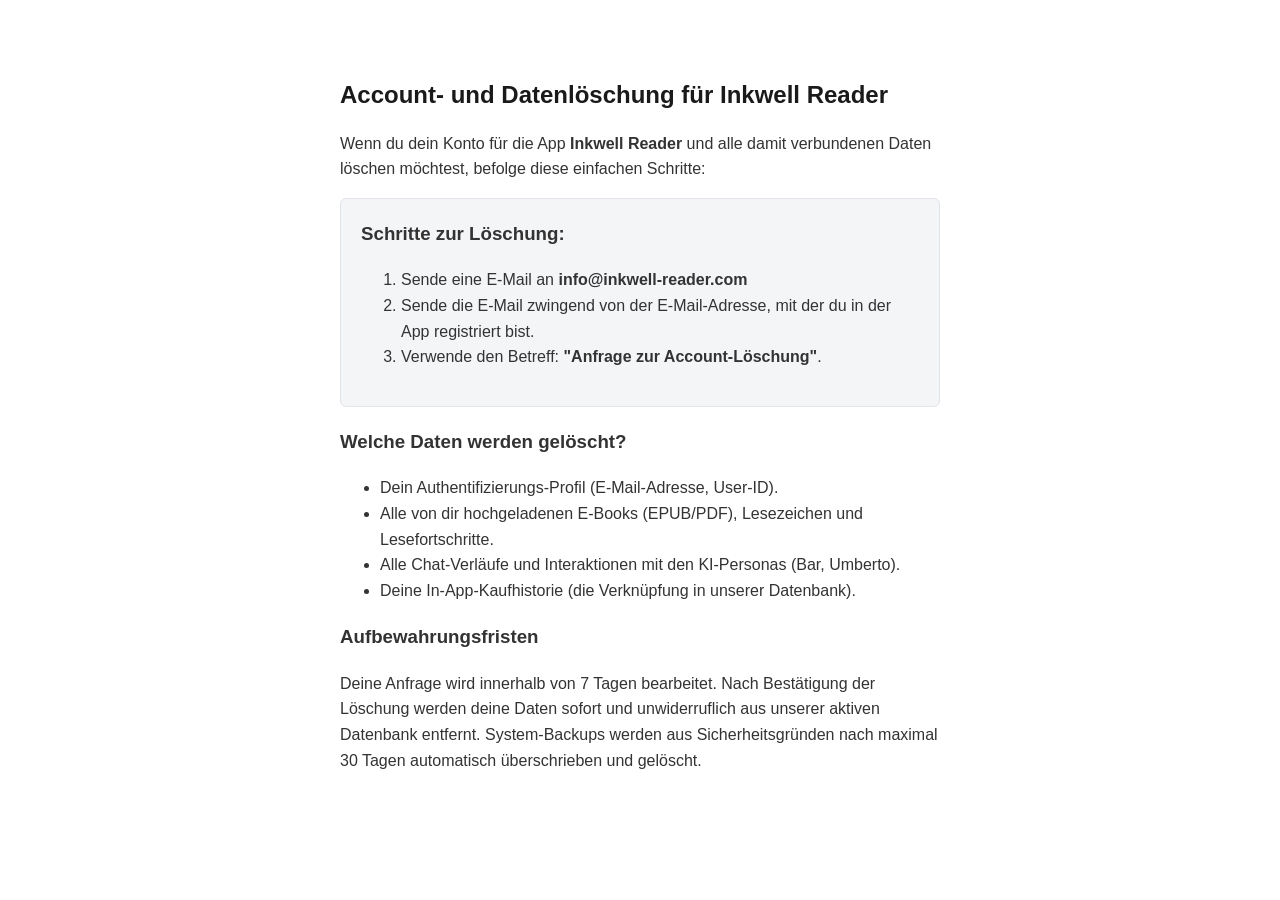
<file: account-deletion.html>
<!DOCTYPE html>
<html lang="de">
<head>
    <meta charset="UTF-8">
    <meta name="viewport" content="width=device-width, initial-scale=1.0">
    <title>Account löschen - Inkwell Reader</title>
    <style>
        body { font-family: -apple-system, BlinkMacSystemFont, "Segoe UI", Roboto, Helvetica, Arial, sans-serif; line-height: 1.6; max-width: 600px; margin: 40px auto; padding: 20px; color: #333; }
        h1 { color: #1a1a1a; font-size: 1.5rem; }
        .steps { background: #f4f5f7; padding: 20px; border-radius: 6px; border: 1px solid #e1e4e8; margin-bottom: 20px; }
        .steps h3 { margin-top: 0; }
    </style>
</head>
<body>
    <h1>Account- und Datenlöschung für Inkwell Reader</h1>
    <p>Wenn du dein Konto für die App <strong>Inkwell Reader</strong> und alle damit verbundenen Daten löschen möchtest, befolge diese einfachen Schritte:</p>
    
    <div class="steps">
        <h3>Schritte zur Löschung:</h3>
        <ol>
            <li>Sende eine E-Mail an <strong>info@inkwell-reader.com</strong></li> <li>Sende die E-Mail zwingend von der E-Mail-Adresse, mit der du in der App registriert bist.</li>
            <li>Verwende den Betreff: <strong>"Anfrage zur Account-Löschung"</strong>.</li>
        </ol>
    </div>

    <h3>Welche Daten werden gelöscht?</h3>
    <ul>
        <li>Dein Authentifizierungs-Profil (E-Mail-Adresse, User-ID).</li>
        <li>Alle von dir hochgeladenen E-Books (EPUB/PDF), Lesezeichen und Lesefortschritte.</li>
        <li>Alle Chat-Verläufe und Interaktionen mit den KI-Personas (Bar, Umberto).</li>
        <li>Deine In-App-Kaufhistorie (die Verknüpfung in unserer Datenbank).</li>
    </ul>

    <h3>Aufbewahrungsfristen</h3>
    <p>Deine Anfrage wird innerhalb von 7 Tagen bearbeitet. Nach Bestätigung der Löschung werden deine Daten sofort und unwiderruflich aus unserer aktiven Datenbank entfernt. System-Backups werden aus Sicherheitsgründen nach maximal 30 Tagen automatisch überschrieben und gelöscht.</p>
</body>
</html>
</file>
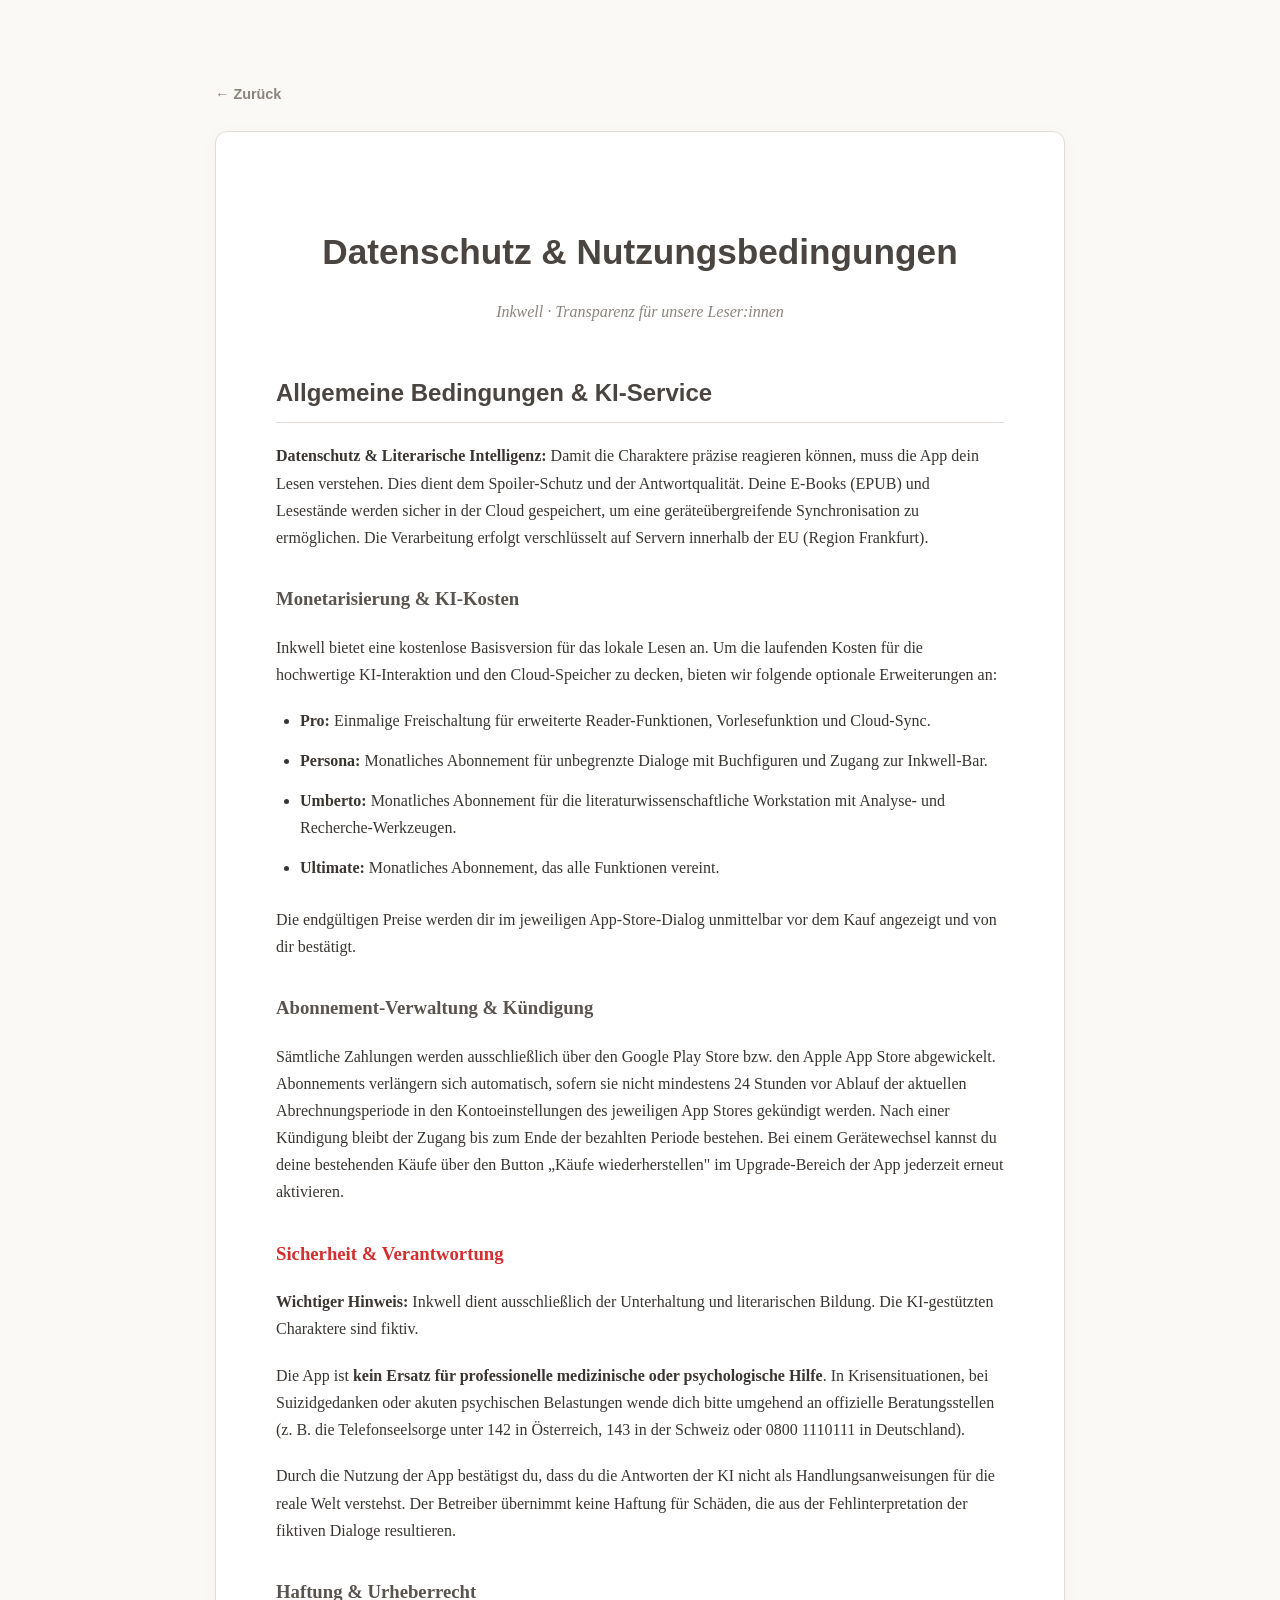
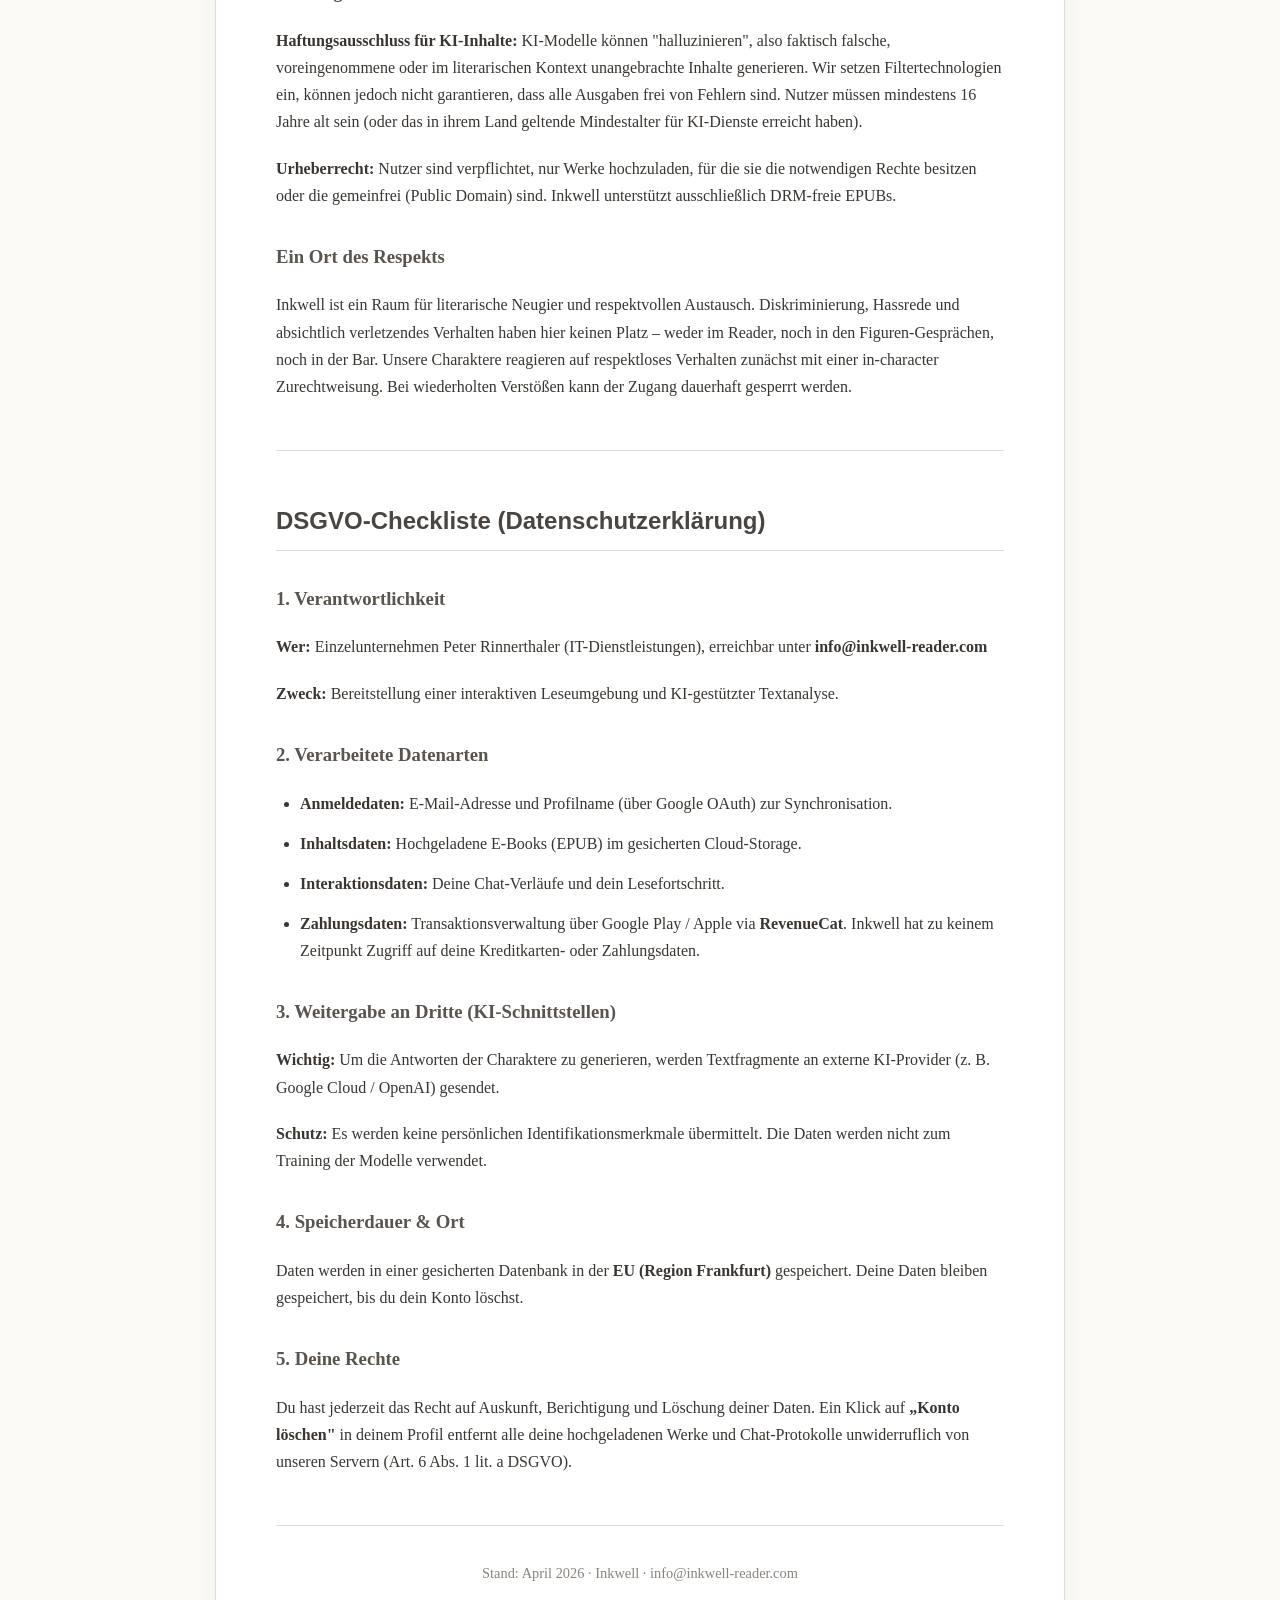
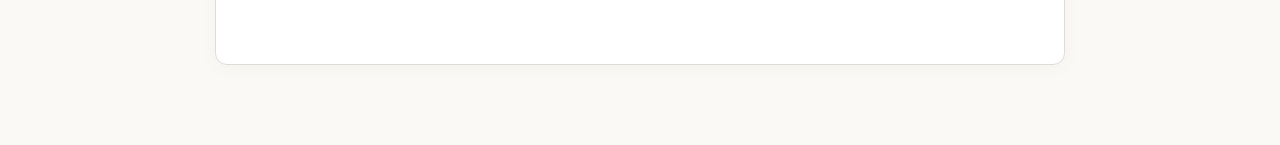
<file: legal.html>
<!DOCTYPE html>
<html lang="de">
<head>
    <meta charset="UTF-8">
    <meta name="viewport" content="width=device-width, initial-scale=1.0">
    <title>Inkwell Reader - Rechtliches</title>
    <link rel="stylesheet" href="style.css">
</head>
<body>
    <div class="container">
        <a href="index.html" class="back-link">← Zurück</a>
        <article class="content-page">
            
            <header style="text-align: center; margin-bottom: 40px;">
                <h1 style="margin-bottom: 5px;">Datenschutz & Nutzungsbedingungen</h1>
                <p style="color: #8A847D; font-style: italic;">Inkwell · Transparenz für unsere Leser:innen</p>
            </header>

            <section id="terms">
                <h2>Allgemeine Bedingungen & KI-Service</h2>
                <p><strong>Datenschutz & Literarische Intelligenz:</strong> Damit die Charaktere präzise reagieren können, muss die App dein Lesen verstehen. Dies dient dem Spoiler-Schutz und der Antwortqualität. Deine E-Books (EPUB) und Lesestände werden sicher in der Cloud gespeichert, um eine geräteübergreifende Synchronisation zu ermöglichen. Die Verarbeitung erfolgt verschlüsselt auf Servern innerhalb der EU (Region Frankfurt).</p>

                <h3>Monetarisierung & KI-Kosten</h3>
                <p>Inkwell bietet eine kostenlose Basisversion für das lokale Lesen an. Um die laufenden Kosten für die hochwertige KI-Interaktion und den Cloud-Speicher zu decken, bieten wir folgende optionale Erweiterungen an:</p>
                <ul>
                    <li><strong>Pro:</strong> Einmalige Freischaltung für erweiterte Reader-Funktionen, Vorlesefunktion und Cloud-Sync.</li>
                    <li><strong>Persona:</strong> Monatliches Abonnement für unbegrenzte Dialoge mit Buchfiguren und Zugang zur Inkwell-Bar.</li>
                    <li><strong>Umberto:</strong> Monatliches Abonnement für die literaturwissenschaftliche Workstation mit Analyse- und Recherche-Werkzeugen.</li>
                    <li><strong>Ultimate:</strong> Monatliches Abonnement, das alle Funktionen vereint.</li>
                </ul>
                <p>Die endgültigen Preise werden dir im jeweiligen App-Store-Dialog unmittelbar vor dem Kauf angezeigt und von dir bestätigt.</p>

                <h3>Abonnement-Verwaltung & Kündigung</h3>
                <p>Sämtliche Zahlungen werden ausschließlich über den Google Play Store bzw. den Apple App Store abgewickelt. Abonnements verlängern sich automatisch, sofern sie nicht mindestens 24 Stunden vor Ablauf der aktuellen Abrechnungsperiode in den Kontoeinstellungen des jeweiligen App Stores gekündigt werden. Nach einer Kündigung bleibt der Zugang bis zum Ende der bezahlten Periode bestehen. Bei einem Gerätewechsel kannst du deine bestehenden Käufe über den Button „Käufe wiederherstellen" im Upgrade-Bereich der App jederzeit erneut aktivieren.</p>

                <!-- NEUER ABSCHNITT: Sicherheit & Verantwortung -->
                <h3 style="color: #D32F2F;">Sicherheit & Verantwortung</h3>
                <p><strong>Wichtiger Hinweis:</strong> Inkwell dient ausschließlich der Unterhaltung und literarischen Bildung. Die KI-gestützten Charaktere sind fiktiv.</p>
                <p>Die App ist <strong>kein Ersatz für professionelle medizinische oder psychologische Hilfe</strong>. In Krisensituationen, bei Suizidgedanken oder akuten psychischen Belastungen wende dich bitte umgehend an offizielle Beratungsstellen (z. B. die Telefonseelsorge unter 142 in Österreich, 143 in der Schweiz oder 0800 1110111 in Deutschland).</p>
                <p>Durch die Nutzung der App bestätigst du, dass du die Antworten der KI nicht als Handlungsanweisungen für die reale Welt verstehst. Der Betreiber übernimmt keine Haftung für Schäden, die aus der Fehlinterpretation der fiktiven Dialoge resultieren.</p>

                <h3>Haftung & Urheberrecht</h3>
                <!-- ÜBERARBEITETER KI-HAFTUNGSAUSSCHLUSS -->
                <p><strong>Haftungsausschluss für KI-Inhalte:</strong> KI-Modelle können "halluzinieren", also faktisch falsche, voreingenommene oder im literarischen Kontext unangebrachte Inhalte generieren. Wir setzen Filtertechnologien ein, können jedoch nicht garantieren, dass alle Ausgaben frei von Fehlern sind. Nutzer müssen mindestens 16 Jahre alt sein (oder das in ihrem Land geltende Mindestalter für KI-Dienste erreicht haben).</p>
                
                <p><strong>Urheberrecht:</strong> Nutzer sind verpflichtet, nur Werke hochzuladen, für die sie die notwendigen Rechte besitzen oder die gemeinfrei (Public Domain) sind. Inkwell unterstützt ausschließlich DRM-freie EPUBs.</p>
                
                <h3>Ein Ort des Respekts</h3>
                <p>Inkwell ist ein Raum für literarische Neugier und respektvollen Austausch. Diskriminierung, Hassrede und absichtlich verletzendes Verhalten haben hier keinen Platz – weder im Reader, noch in den Figuren-Gesprächen, noch in der Bar. Unsere Charaktere reagieren auf respektloses Verhalten zunächst mit einer in-character Zurechtweisung. Bei wiederholten Verstößen kann der Zugang dauerhaft gesperrt werden.</p>
            </section>

            <hr style="margin: 50px 0; border: 0; border-top: 1px solid #E0DCD5;">

            <section id="privacy">
                <h2>DSGVO-Checkliste (Datenschutzerklärung)</h2>
                
                <h3>1. Verantwortlichkeit</h3>
                <p><strong>Wer:</strong> Einzelunternehmen Peter Rinnerthaler (IT-Dienstleistungen), erreichbar unter <strong>info@inkwell-reader.com</strong></p>
                <p><strong>Zweck:</strong> Bereitstellung einer interaktiven Leseumgebung und KI-gestützter Textanalyse.</p>

                <h3>2. Verarbeitete Datenarten</h3>
                <ul>
                    <li><strong>Anmeldedaten:</strong> E-Mail-Adresse und Profilname (über Google OAuth) zur Synchronisation.</li>
                    <li><strong>Inhaltsdaten:</strong> Hochgeladene E-Books (EPUB) im gesicherten Cloud-Storage.</li>
                    <li><strong>Interaktionsdaten:</strong> Deine Chat-Verläufe und dein Lesefortschritt.</li>
                    <li><strong>Zahlungsdaten:</strong> Transaktionsverwaltung über Google Play / Apple via <strong>RevenueCat</strong>. Inkwell hat zu keinem Zeitpunkt Zugriff auf deine Kreditkarten- oder Zahlungsdaten.</li>
                </ul>

                <h3>3. Weitergabe an Dritte (KI-Schnittstellen)</h3>
                <p><strong>Wichtig:</strong> Um die Antworten der Charaktere zu generieren, werden Textfragmente an externe KI-Provider (z. B. Google Cloud / OpenAI) gesendet.</p>
                <p><strong>Schutz:</strong> Es werden keine persönlichen Identifikationsmerkmale übermittelt. Die Daten werden nicht zum Training der Modelle verwendet.</p>

                <h3>4. Speicherdauer & Ort</h3>
                <p>Daten werden in einer gesicherten Datenbank in der <strong>EU (Region Frankfurt)</strong> gespeichert. Deine Daten bleiben gespeichert, bis du dein Konto löschst.</p>

                <h3>5. Deine Rechte</h3>
                <p>Du hast jederzeit das Recht auf Auskunft, Berichtigung und Löschung deiner Daten. Ein Klick auf <strong>„Konto löschen"</strong> in deinem Profil entfernt alle deine hochgeladenen Werke und Chat-Protokolle unwiderruflich von unseren Servern (Art. 6 Abs. 1 lit. a DSGVO).</p>
            </section>

            <footer style="margin-top: 50px; padding-top: 20px; border-top: 1px solid #E0DCD5; font-size: 0.9rem; text-align: center;">
                <p>Stand: April 2026 · Inkwell · info@inkwell-reader.com</p>
            </footer>
        </article>
    </div>
</body>
</html>
</file>
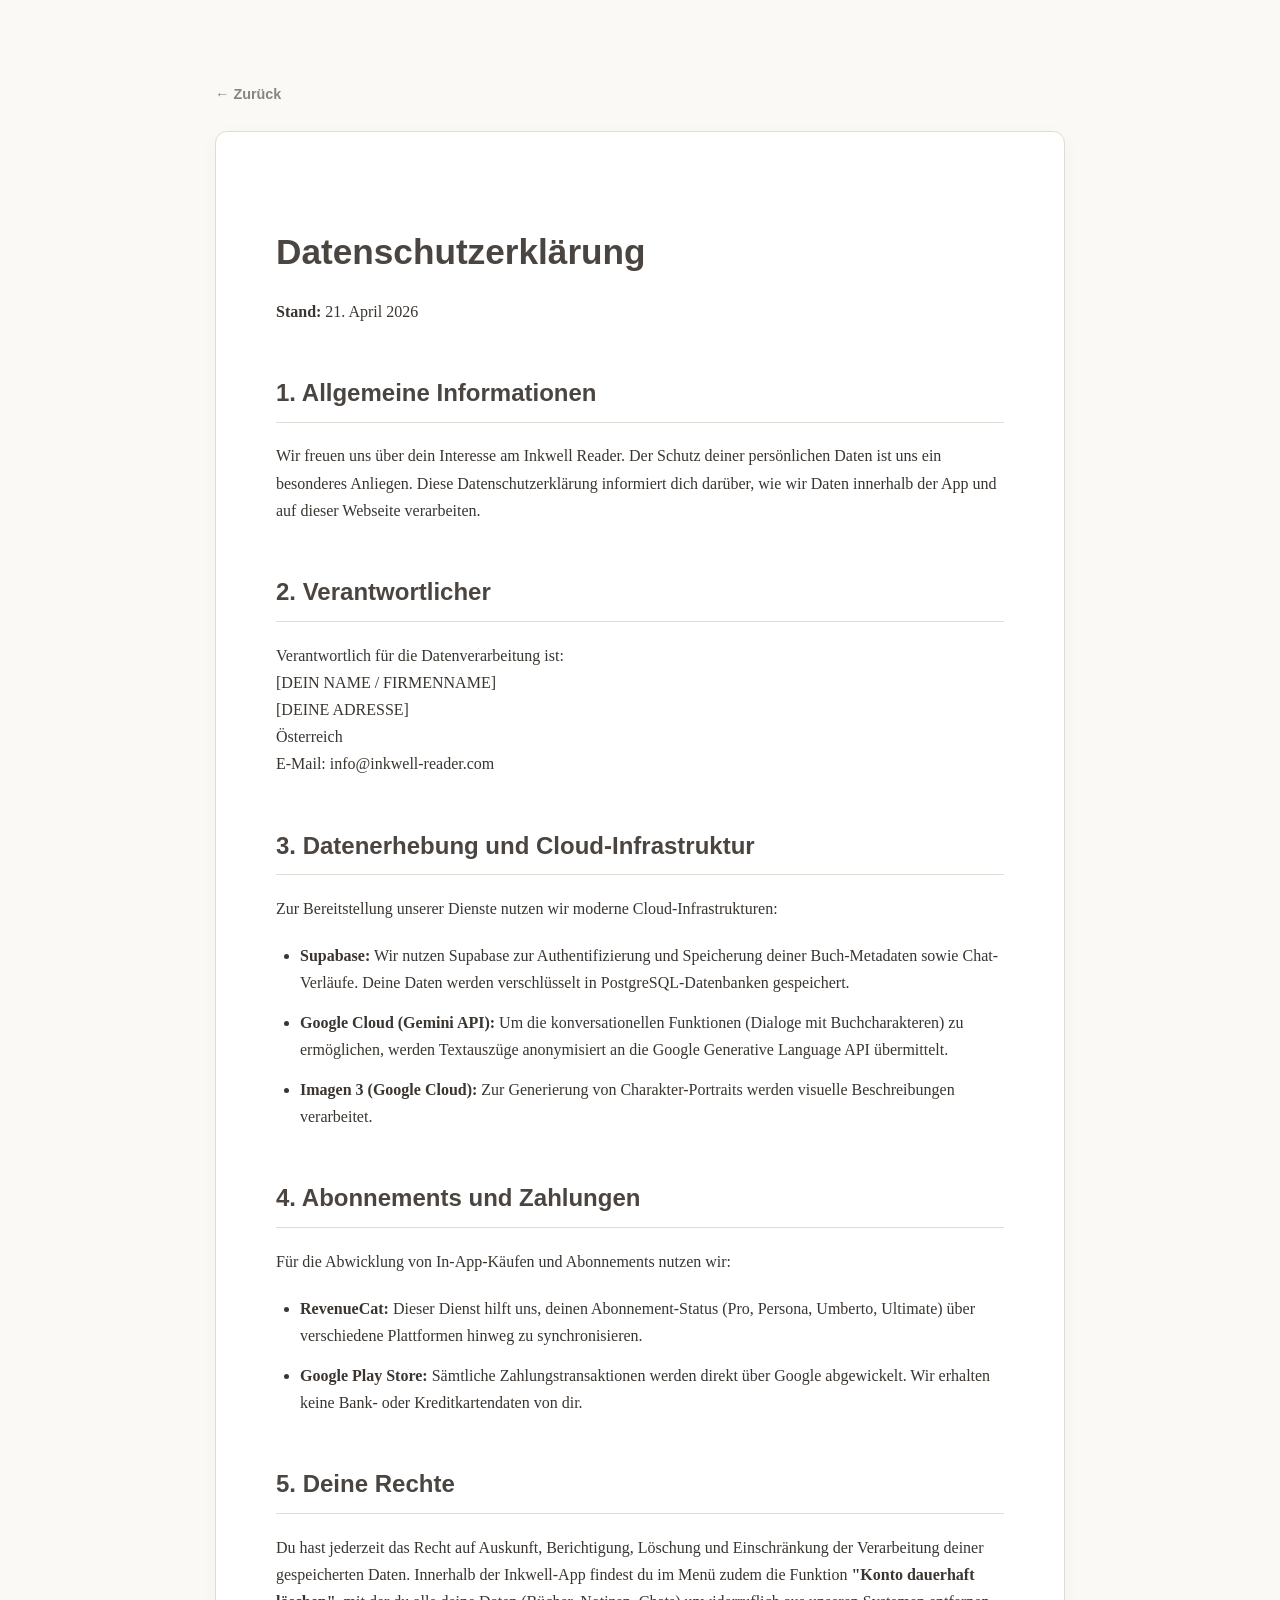
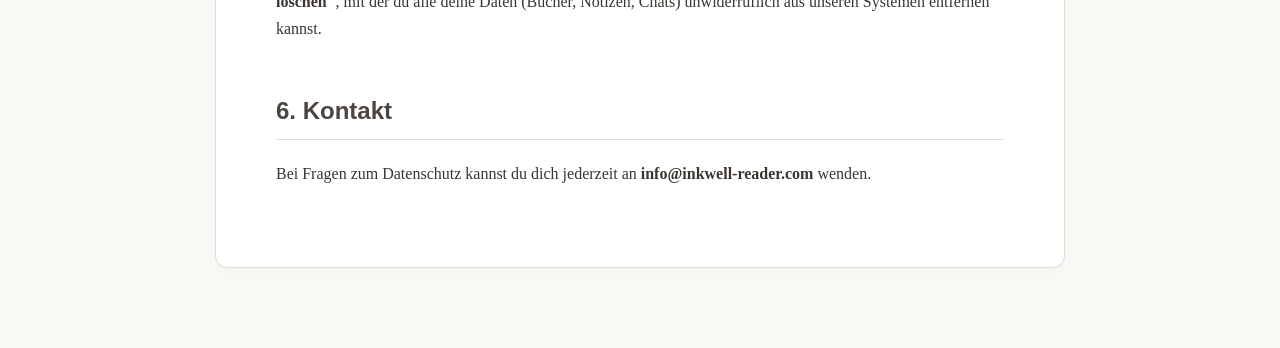
<file: privacy.html>
<!DOCTYPE html>
<html lang="de">
<head>
    <meta charset="UTF-8">
    <meta name="viewport" content="width=device-width, initial-scale=1.0">
    <title>Datenschutzerklärung - Inkwell Reader</title>
    <link rel="stylesheet" href="style.css">
</head>
<body>
    <div class="container">
        <a href="index.html" class="back-link">← Zurück</a>
        <article class="content-page">
            <h1>Datenschutzerklärung</h1>
            <p><strong>Stand:</strong> 21. April 2026</p>

            <section>
                <h2>1. Allgemeine Informationen</h2>
                <p>Wir freuen uns über dein Interesse am Inkwell Reader. Der Schutz deiner persönlichen Daten ist uns ein besonderes Anliegen. Diese Datenschutzerklärung informiert dich darüber, wie wir Daten innerhalb der App und auf dieser Webseite verarbeiten.</p>
            </section>

            <section>
                <h2>2. Verantwortlicher</h2>
                <p>Verantwortlich für die Datenverarbeitung ist:<br>
                [DEIN NAME / FIRMENNAME]<br>
                [DEINE ADRESSE]<br>
                Österreich<br>
                E-Mail: info@inkwell-reader.com</p>
            </section>

            <section>
                <h2>3. Datenerhebung und Cloud-Infrastruktur</h2>
                <p>Zur Bereitstellung unserer Dienste nutzen wir moderne Cloud-Infrastrukturen:</p>
                <ul>
                    <li><strong>Supabase:</strong> Wir nutzen Supabase zur Authentifizierung und Speicherung deiner Buch-Metadaten sowie Chat-Verläufe. Deine Daten werden verschlüsselt in PostgreSQL-Datenbanken gespeichert.</li>
                    <li><strong>Google Cloud (Gemini API):</strong> Um die konversationellen Funktionen (Dialoge mit Buchcharakteren) zu ermöglichen, werden Textauszüge anonymisiert an die Google Generative Language API übermittelt.</li>
                    <li><strong>Imagen 3 (Google Cloud):</strong> Zur Generierung von Charakter-Portraits werden visuelle Beschreibungen verarbeitet.</li>
                </ul>
            </section>

            <section>
                <h2>4. Abonnements und Zahlungen</h2>
                <p>Für die Abwicklung von In-App-Käufen und Abonnements nutzen wir:</p>
                <ul>
                    <li><strong>RevenueCat:</strong> Dieser Dienst hilft uns, deinen Abonnement-Status (Pro, Persona, Umberto, Ultimate) über verschiedene Plattformen hinweg zu synchronisieren.</li>
                    <li><strong>Google Play Store:</strong> Sämtliche Zahlungstransaktionen werden direkt über Google abgewickelt. Wir erhalten keine Bank- oder Kreditkartendaten von dir.</li>
                </ul>
            </section>

            <section>
                <h2>5. Deine Rechte</h2>
                <p>Du hast jederzeit das Recht auf Auskunft, Berichtigung, Löschung und Einschränkung der Verarbeitung deiner gespeicherten Daten. Innerhalb der Inkwell-App findest du im Menü zudem die Funktion <strong>"Konto dauerhaft löschen"</strong>, mit der du alle deine Daten (Bücher, Notizen, Chats) unwiderruflich aus unseren Systemen entfernen kannst.</p>
            </section>

            <section>
                <h2>6. Kontakt</h2>
                <p>Bei Fragen zum Datenschutz kannst du dich jederzeit an <strong>info@inkwell-reader.com</strong> wenden.</p>
            </section>
        </article>
    </div>
</body>
</html>
</file>
<file: style.css>
:root {
    --bg-color: #FBF9F6;
    --text-color: #3A3530;
    --accent-color: #8A847D;
    --border-color: #E0DCD5;
}

/* Verhindert, dass Sprungmarken ganz oben am Rand kleben */
html {
    scroll-behavior: smooth;
}

body {
    font-family: 'Georgia', serif;
    background-color: var(--bg-color);
    color: var(--text-color);
    line-height: 1.7;
    margin: 0;
    padding: 20px;
}

.container { 
    max-width: 850px; 
    margin: 60px auto; 
}

/* Die weiße "Papier"-Box */
.content-page { 
    background: white; 
    padding: 60px; /* Mehr Padding für mobile Geräte */
    border-radius: 12px; 
    border: 1px solid var(--border-color); 
    box-shadow: 0 4px 20px rgba(0,0,0,0.03);
}

/* Abstände für die Sprungmarken */
section {
    scroll-margin-top: 50px;
}

/* Überschriften-Hierarchie */
h1 { font-family: sans-serif; color: #4A4540; font-size: 2.2rem; margin-bottom: 1rem; }
h2 { font-family: sans-serif; color: #4A4540; margin-top: 3rem; border-bottom: 1px solid var(--border-color); padding-bottom: 0.5rem; }
h3 { margin-top: 2rem; color: #5A544E; }

/* Listen schöner formatieren */
ul { margin-bottom: 1.5rem; padding-left: 1.5rem; }
li { margin-bottom: 0.8rem; }

p { margin-bottom: 1.2rem; }

.back-link { 
    display: inline-block; 
    margin-bottom: 25px; 
    color: var(--accent-color); 
    text-decoration: none; 
    font-family: sans-serif;
    font-size: 0.9rem;
    font-weight: bold;
}

.back-link:hover { text-decoration: underline; }

footer { 
    margin-top: 60px; 
    text-align: center; 
    font-size: 0.85rem; 
    color: var(--accent-color); 
    border-top: 1px solid var(--border-color); 
    padding-top: 30px; 
}
</file>
